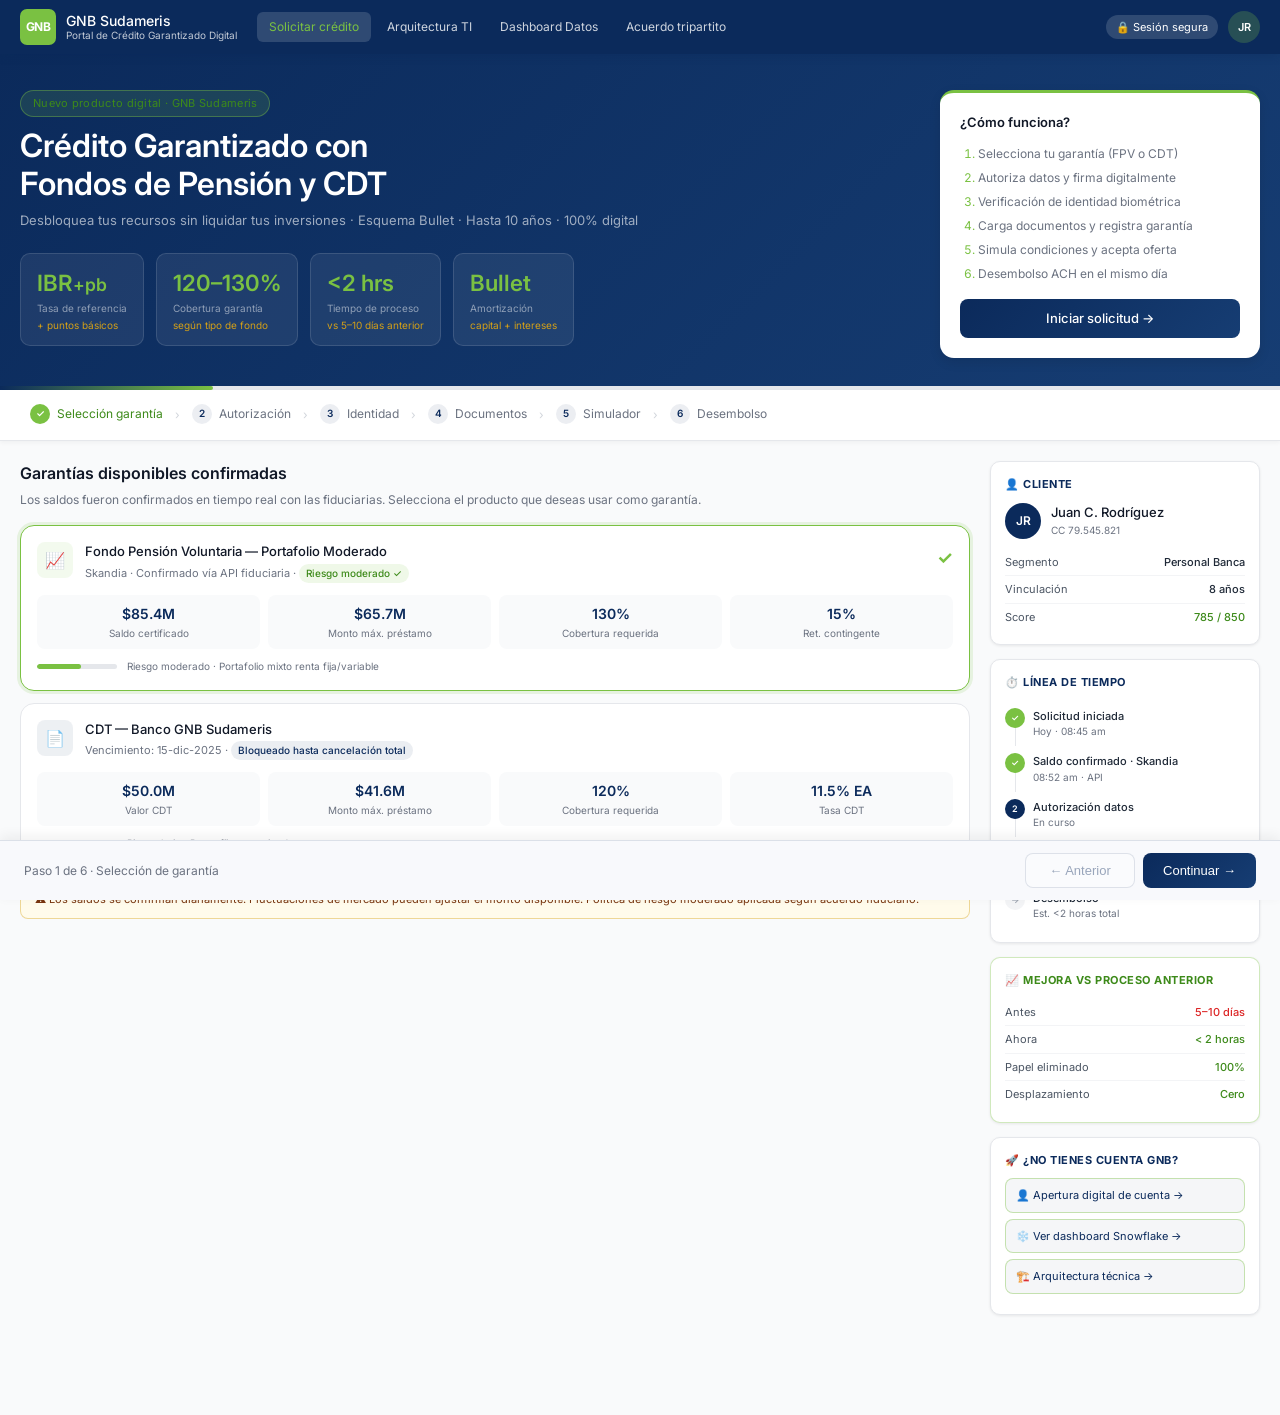
<file: index.html>
<!DOCTYPE html>
<!-- Portal de Crédito Garantizado Digital · colores institucionales GNB Sudameris -->
<!-- Co-authored with CoCo -->
<html lang="es">
<head>
<meta charset="UTF-8">
<meta name="viewport" content="width=device-width, initial-scale=1.0">
<title>GNB Sudameris · Crédito Garantizado Digital</title>
<link rel="stylesheet" href="styles.css">
<link rel="preconnect" href="https://fonts.googleapis.com">
<link href="https://fonts.googleapis.com/css2?family=Inter:wght@300;400;500;600;700&display=swap" rel="stylesheet">

<!-- ═══ GNB Sudameris · Colores Institucionales ═══ -->
<style>
  :root {
    --gnb-navy:       #0b2a5b;
    --gnb-navy-light: #163d73;
    --gnb-green:      #7AC142;
    --gnb-green-dark: #5a9e2f;
    --gnb-green-text: #3d8a1a;
    --gnb-bg:         #f8f9fc;
    --gnb-bg-grad:    #e8ecf4;
  }

  /* Header */
  .site-header { background: var(--gnb-navy); }
  .logo-mark { background: var(--gnb-green); color: white; }
  .nav-link:hover, .nav-link.active {
    color: var(--gnb-green);
    border-bottom-color: var(--gnb-green);
  }

  /* Hero */
  .product-hero { background: linear-gradient(135deg, var(--gnb-navy), var(--gnb-navy-light)); }
  .hero-tag {
    background: rgba(122,193,66,0.15);
    color: var(--gnb-green-text);
    border-color: rgba(122,193,66,0.4);
  }
  .hero-stat-val { color: var(--gnb-green); }

  /* Quick card */
  .quick-card { border-top: 3px solid var(--gnb-green); }
  .quick-steps li::marker { color: var(--gnb-green); }

  /* Buttons */
  .btn-primary {
    background: linear-gradient(135deg, var(--gnb-navy), var(--gnb-navy-light));
    color: white; border: none;
  }
  .btn-primary:hover { background: linear-gradient(135deg, var(--gnb-green-dark), var(--gnb-green)); }
  .btn-secondary { border-color: rgba(11,42,91,0.3); color: var(--gnb-navy); }

  /* Progress bar */
  .progress-bar-fill { background: linear-gradient(90deg, var(--gnb-navy), var(--gnb-green)); }

  /* Stepper */
  .step-num {
    background: rgba(11,42,91,0.08);
    color: var(--gnb-navy);
    border-color: rgba(11,42,91,0.2);
  }
  .done-num { background: var(--gnb-green); color: white; border-color: var(--gnb-green-dark); }
  .step-item.done span { color: var(--gnb-green-text); }
  .step-item.active .step-num { background: var(--gnb-navy); color: white; }

  /* Garantía cards */
  .garantia-card.selected {
    border-color: var(--gnb-green);
    box-shadow: 0 0 0 3px rgba(122,193,66,0.15);
  }
  .check-mark { color: var(--gnb-green); }
  .metric-val { color: var(--gnb-navy); }

  /* Badges */
  .badge-ok  { background: rgba(122,193,66,0.12); color: var(--gnb-green-text); border-color: rgba(122,193,66,0.4); }
  .badge-info { background: rgba(11,42,91,0.08); color: var(--gnb-navy); border-color: rgba(11,42,91,0.25); }

  /* Checkboxes */
  .check-label input[type="checkbox"] { accent-color: var(--gnb-green); }

  /* Sidebar */
  .sidebar-section-title { color: var(--gnb-navy); font-weight: 700; }
  .client-avatar { background: var(--gnb-navy); color: white; }

  /* Timeline dots */
  .tl-dot.done  { background: var(--gnb-green); color: white; }
  .tl-dot.active { background: var(--gnb-navy); color: white; }

  /* Tracking icons */
  .track-icon.done   { background: rgba(122,193,66,0.15); color: var(--gnb-green-text); }
  .track-icon.active { background: rgba(11,42,91,0.1);   color: var(--gnb-navy); }

  /* Value highlights */
  .val-green { color: var(--gnb-green-text); font-weight: 600; }

  /* Bottom nav */
  .bottom-nav { border-top: 1px solid rgba(11,42,91,0.12); background: var(--gnb-bg); }

  /* Onboarding pills */
  .onboarding-pill { border-color: rgba(122,193,66,0.4); color: var(--gnb-navy); }
  .onboarding-pill:hover { background: rgba(122,193,66,0.1); border-color: var(--gnb-green); }

  /* System chips */
  .system-chip { background: rgba(11,42,91,0.06); color: var(--gnb-navy); border-color: rgba(11,42,91,0.15); }

  /* Range sliders */
  input[type="range"] { accent-color: var(--gnb-navy); }

  /* Upload zone */
  .upload-zone { border-color: rgba(122,193,66,0.4); }
  .upload-zone:hover { background: rgba(122,193,66,0.05); border-color: var(--gnb-green); }

  /* Result card values */
  .result-val { color: var(--gnb-navy); font-weight: 700; }

  /* Doc icons */
  .doc-icon.ok { color: var(--gnb-green-text); }

  /* OTP input focus */
  .otp-input:focus { border-color: var(--gnb-navy); outline: none; box-shadow: 0 0 0 2px rgba(11,42,91,0.15); }
</style>
</head>
<body>

<!-- ═══════════════════════════ HEADER ═══════════════════════════ -->
<header class="site-header">
  <div class="header-inner">
    <div class="logo-area">
      <div class="logo-mark">GNB</div>
      <div class="logo-text">
        GNB Sudameris
        <span class="logo-sub">Portal de Crédito Garantizado Digital</span>
      </div>
    </div>
    <nav class="header-nav">
      <a href="index.html" class="nav-link active">Solicitar crédito</a>
      <a href="arquitectura.html" class="nav-link">Arquitectura TI</a>
      <a href="snowflake.html" class="nav-link">Dashboard Datos</a>
      <a href="acuerdo.html" class="nav-link">Acuerdo tripartito</a>
    </nav>
    <div class="header-right">
      <span class="header-badge">🔒 Sesión segura</span>
      <div class="header-user">JR</div>
    </div>
  </div>
</header>

<!-- ═══════════════════════════ HERO ═══════════════════════════ -->
<section class="product-hero">
  <div class="hero-inner">
    <div class="hero-content">
      <span class="hero-tag">Nuevo producto digital · GNB Sudameris</span>
      <h1 class="hero-title">Crédito Garantizado con<br>Fondos de Pensión y CDT</h1>
      <p class="hero-sub">Desbloquea tus recursos sin liquidar tus inversiones · Esquema Bullet · Hasta 10 años · 100% digital</p>
      <div class="hero-stats">
        <div class="hero-stat">
          <div class="hero-stat-val">IBR<span style="font-size:1.1rem">+pb</span></div>
          <div class="hero-stat-label">Tasa de referencia</div>
          <div class="hero-stat-sub">+ puntos básicos</div>
        </div>
        <div class="hero-stat">
          <div class="hero-stat-val">120–130%</div>
          <div class="hero-stat-label">Cobertura garantía</div>
          <div class="hero-stat-sub">según tipo de fondo</div>
        </div>
        <div class="hero-stat">
          <div class="hero-stat-val">&lt;2 hrs</div>
          <div class="hero-stat-label">Tiempo de proceso</div>
          <div class="hero-stat-sub">vs 5–10 días anterior</div>
        </div>
        <div class="hero-stat">
          <div class="hero-stat-val">Bullet</div>
          <div class="hero-stat-label">Amortización</div>
          <div class="hero-stat-sub">capital + intereses</div>
        </div>
      </div>
    </div>
    <div class="hero-aside">
      <div class="quick-card">
        <div class="quick-card-title">¿Cómo funciona?</div>
        <ol class="quick-steps">
          <li>Selecciona tu garantía (FPV o CDT)</li>
          <li>Autoriza datos y firma digitalmente</li>
          <li>Verificación de identidad biométrica</li>
          <li>Carga documentos y registra garantía</li>
          <li>Simula condiciones y acepta oferta</li>
          <li>Desembolso ACH en el mismo día</li>
        </ol>
        <a href="#stepper-section" class="btn-primary btn-block">Iniciar solicitud →</a>
      </div>
    </div>
  </div>
</section>

<!-- ═══════════════════════════ PROGRESS ═══════════════════════════ -->
<div class="progress-bar-wrap">
  <div class="progress-bar-fill" id="prog-fill" style="width:16.6%"></div>
</div>

<!-- ═══════════════════════════ STEPPER ═══════════════════════════ -->
<div class="stepper-wrap" id="stepper-section">
  <div class="stepper-inner">
    <div class="step-item done" onclick="goStep(1)">
      <div class="step-num done-num">✓</div>
      <span>Selección garantía</span>
    </div>
    <div class="step-sep">›</div>
    <div class="step-item" id="tab-2" onclick="goStep(2)">
      <div class="step-num" id="snum-2">2</div>
      <span>Autorización</span>
    </div>
    <div class="step-sep">›</div>
    <div class="step-item" id="tab-3" onclick="goStep(3)">
      <div class="step-num" id="snum-3">3</div>
      <span>Identidad</span>
    </div>
    <div class="step-sep">›</div>
    <div class="step-item" id="tab-4" onclick="goStep(4)">
      <div class="step-num" id="snum-4">4</div>
      <span>Documentos</span>
    </div>
    <div class="step-sep">›</div>
    <div class="step-item" id="tab-5" onclick="goStep(5)">
      <div class="step-num" id="snum-5">5</div>
      <span>Simulador</span>
    </div>
    <div class="step-sep">›</div>
    <div class="step-item" id="tab-6" onclick="goStep(6)">
      <div class="step-num" id="snum-6">6</div>
      <span>Desembolso</span>
    </div>
  </div>
</div>

<!-- ═══════════════════════════ MAIN LAYOUT ═══════════════════════════ -->
<main class="main-layout">
  <div class="content-area">

    <!-- ─── PANEL 1: GARANTÍAS ─── -->
    <section class="panel active" id="panel-1">
      <h2 class="panel-title">Garantías disponibles confirmadas</h2>
      <p class="panel-desc">Los saldos fueron confirmados en tiempo real con las fiduciarias. Selecciona el producto que deseas usar como garantía.</p>

      <div class="garantia-card selected" id="gcard-1" onclick="selectGarantia(1)">
        <div class="garantia-header">
          <div class="garantia-icon" style="background:rgba(122,193,66,0.09)">📈</div>
          <div class="garantia-info">
            <div class="garantia-name">Fondo Pensión Voluntaria — Portafolio Moderado</div>
            <div class="garantia-entity">Skandia · Confirmado vía API fiduciaria · <span class="badge badge-ok">Riesgo moderado ✓</span></div>
          </div>
          <div class="check-mark" id="check-1">✓</div>
        </div>
        <div class="garantia-metrics">
          <div class="metric-box"><div class="metric-val">$85.4M</div><div class="metric-lbl">Saldo certificado</div></div>
          <div class="metric-box"><div class="metric-val">$65.7M</div><div class="metric-lbl">Monto máx. préstamo</div></div>
          <div class="metric-box"><div class="metric-val">130%</div><div class="metric-lbl">Cobertura requerida</div></div>
          <div class="metric-box"><div class="metric-val">15%</div><div class="metric-lbl">Ret. contingente</div></div>
        </div>
        <div class="risk-row">
          <div class="risk-bar"><div class="risk-fill" style="width:55%;background:#7AC142"></div></div>
          <span class="risk-label">Riesgo moderado · Portafolio mixto renta fija/variable</span>
        </div>
      </div>

      <div class="garantia-card" id="gcard-2" onclick="selectGarantia(2)">
        <div class="garantia-header">
          <div class="garantia-icon" style="background:rgba(11,42,91,0.07)">📄</div>
          <div class="garantia-info">
            <div class="garantia-name">CDT — Banco GNB Sudameris</div>
            <div class="garantia-entity">Vencimiento: 15-dic-2025 · <span class="badge badge-info">Bloqueado hasta cancelación total</span></div>
          </div>
          <div class="check-mark" id="check-2" style="display:none">✓</div>
        </div>
        <div class="garantia-metrics">
          <div class="metric-box"><div class="metric-val">$50.0M</div><div class="metric-lbl">Valor CDT</div></div>
          <div class="metric-box"><div class="metric-val">$41.6M</div><div class="metric-lbl">Monto máx. préstamo</div></div>
          <div class="metric-box"><div class="metric-val">120%</div><div class="metric-lbl">Cobertura requerida</div></div>
          <div class="metric-box"><div class="metric-val">11.5% EA</div><div class="metric-lbl">Tasa CDT</div></div>
        </div>
        <div class="risk-row">
          <div class="risk-bar"><div class="risk-fill" style="width:15%;background:#0b2a5b"></div></div>
          <span class="risk-label">Riesgo bajo · Renta fija garantizada</span>
        </div>
      </div>

      <div class="alert-box warn">
        ⚠️ Los saldos se confirman diariamente. Fluctuaciones de mercado pueden ajustar el monto disponible. Política de riesgo moderado aplicada según acuerdo fiduciario.
      </div>
    </section>

    <!-- ─── PANEL 2: AUTORIZACIÓN ─── -->
    <section class="panel" id="panel-2">
      <h2 class="panel-title">Autorización y acuerdo de servicios</h2>

      <div class="consent-box">
        <div class="consent-header">
          <div class="consent-icon" style="background:rgba(11,42,91,0.08)">🔐</div>
          <div class="consent-title">Autorización de tratamiento de datos personales · Ley 1581/2012</div>
        </div>
        <p class="consent-text">Autorizo a GNB Sudameris, Skandia, y las demás fiduciarias participantes en el acuerdo de servicio tripartito, a consultar, verificar y compartir mi información financiera, de identidad y de saldos de productos de inversión, exclusivamente para efectos del otorgamiento del presente crédito garantizado.</p>
        <label class="check-label"><input type="checkbox" checked> Autorizo compartir mis datos con las fiduciarias participantes (Skandia, Protección, Porvenir según aplique)</label>
        <label class="check-label"><input type="checkbox" checked> Autorizo la consulta en centrales de riesgo (TransUnion, DataCrédito) y validación biométrica</label>
        <label class="check-label"><input type="checkbox" checked> Autorizo el bloqueo y retención contingente de mi garantía durante la vigencia del crédito</label>
        <label class="check-label"><input type="checkbox" checked> Acepto el acuerdo tripartito banco–Rentas–fiduciarias y el registro en Confecámaras a 5 años</label>
      </div>

      <div class="consent-box">
        <div class="consent-header">
          <div class="consent-icon" style="background:rgba(11,42,91,0.07)">🏛️</div>
          <div class="consent-title">Partes del acuerdo de servicios tripartito</div>
        </div>
        <div class="systems-row">
          <span class="system-chip">🏦 GNB Sudameris S.A.</span>
          <span class="system-chip">📋 Skandia Fiduciaria</span>
          <span class="system-chip">👥 Rentas Vitalicias S.A.</span>
          <span class="system-chip">🏢 Confecámaras</span>
          <span class="system-chip">❄️ Snowflake Data Hub</span>
        </div>
        <p class="consent-text">El acuerdo establece: entrega online de saldos certificados, retención contingente automática, notificación inmediata de fluctuaciones, y fuente líquida de pago con giro inmediato vía ACH en caso de mora, incumplimiento o caída de garantía por debajo del 100% de cobertura.</p>
      </div>

      <div class="consent-box" style="border-color:rgba(122,193,66,0.35)">
        <div class="consent-header">
          <div class="consent-icon" style="background:rgba(122,193,66,0.09)">✍️</div>
          <div class="consent-title" style="color:#3d8a1a">Firma electrónica — PLA15 | OTP vía SMS/Email · Decreto 2364</div>
        </div>
        <div class="otp-row">
          <input type="text" class="otp-input" placeholder="● ● ● ● ● ●" maxlength="6">
          <button class="btn-secondary" onclick="alert('OTP enviado a su celular registrado')">Reenviar OTP</button>
        </div>
        <p class="consent-text" style="margin-top:8px">Ingresa el código de 6 dígitos enviado a su número registrado. El código expira en 5 minutos.</p>
      </div>
    </section>

    <!-- ─── PANEL 3: VERIFICACIÓN ─── -->
    <section class="panel" id="panel-3">
      <h2 class="panel-title">Verificación de identidad multifactor</h2>

      <div class="verify-list">
        <div class="verify-item">
          <div class="verify-icon" style="background:rgba(122,193,66,0.09)">✅</div>
          <div class="verify-info">
            <div class="verify-name">Cédula de ciudadanía — validación RNEC</div>
            <div class="verify-detail">Documento verificado · Registraduría Nacional · sin novedades</div>
          </div>
          <span class="badge badge-ok">Validado</span>
        </div>
        <div class="verify-item">
          <div class="verify-icon" style="background:rgba(122,193,66,0.09)">👆</div>
          <div class="verify-info">
            <div class="verify-name">Dactiloscopía — huella biométrica</div>
            <div class="verify-detail">Score biométrico: 98.4% · AFIS Colombia · Tiempo real</div>
          </div>
          <span class="badge badge-ok">Validado</span>
        </div>
        <div class="verify-item">
          <div class="verify-icon" style="background:rgba(122,193,66,0.09)">📊</div>
          <div class="verify-info">
            <div class="verify-name">Centrales de riesgo — TransUnion / DataCrédito</div>
            <div class="verify-detail">Score crediticio: 785 · Sin obligaciones en mora · Cupo disponible</div>
          </div>
          <span class="badge badge-ok">Aprobado</span>
        </div>
        <div class="verify-item">
          <div class="verify-icon" style="background:rgba(212,160,23,0.12)">🎥</div>
          <div class="verify-info">
            <div class="verify-name">Video verificación de identidad (liveness check)</div>
            <div class="verify-detail">Anti-deepfake · Captura documento + selfie en vivo · GNB Digital Onboarding</div>
          </div>
          <span class="badge badge-warn">En proceso</span>
        </div>
        <div class="verify-item">
          <div class="verify-icon" style="background:#f5f5f5">🎙️</div>
          <div class="verify-info">
            <div class="verify-name">Confirmación de condiciones — grabación digital</div>
            <div class="verify-detail">El asesor confirma: tasa, plazo, monto y condiciones · Reemplaza formato físico</div>
          </div>
          <span class="badge badge-pending">Pendiente</span>
        </div>
        <div class="verify-item">
          <div class="verify-icon" style="background:#f5f5f5">📒</div>
          <div class="verify-info">
            <div class="verify-name">Validación de referencias personales</div>
            <div class="verify-detail">2 referencias contactadas vía SMS/llamada automatizada</div>
          </div>
          <span class="badge badge-pending">Pendiente</span>
        </div>
      </div>

      <div class="integrations-box">
        <div class="integrations-title">Integrado con:</div>
        <div class="systems-row">
          <span class="system-chip">📱 GNB Onboarding Digital</span>
          <span class="system-chip">🏛️ RNEC</span>
          <span class="system-chip">📈 TransUnion API</span>
          <span class="system-chip">❄️ Snowflake · Capa analítica</span>
        </div>
      </div>
    </section>

    <!-- ─── PANEL 4: DOCUMENTOS ─── -->
    <section class="panel" id="panel-4">
      <h2 class="panel-title">Gestión documental y registro de garantías</h2>
      <div class="two-col">
        <div>
          <h3 class="sub-title">Documentos cargados</h3>
          <div class="doc-item"><span class="doc-icon ok">✅</span><span class="doc-name">Cédula de ciudadanía · ambas caras</span><span class="badge badge-ok">OK</span></div>
          <div class="doc-item"><span class="doc-icon ok">✅</span><span class="doc-name">Soportes de ingresos · últimos 3 meses</span><span class="badge badge-ok">OK</span></div>
          <div class="doc-item"><span class="doc-icon ok">✅</span><span class="doc-name">Contrato de trabajo / resolución pensión</span><span class="badge badge-ok">OK</span></div>
          <div class="doc-item"><span class="doc-icon warn">⏳</span><span class="doc-name">Certificación saldo fondo (fiduciaria)</span><span class="badge badge-warn">Auto</span></div>
          <div class="doc-item"><span class="doc-icon warn">⏳</span><span class="doc-name">Formato PLA15 · diligenciado</span><span class="badge badge-warn">Pendiente firma</span></div>
          <div class="upload-zone" onclick="alert('Seleccionar archivo')">
            <div class="upload-icon">☁️</div>
            <div class="upload-label">Arrastra o selecciona documentos adicionales</div>
            <div class="upload-sub">PDF, JPG, PNG · máx. 10MB por archivo</div>
          </div>
        </div>
        <div>
          <h3 class="sub-title">Estado de garantías</h3>
          <div class="status-card" style="border-color:rgba(122,193,66,0.4)">
            <div class="status-card-title" style="color:#3d8a1a">🔒 Bloqueo en fiduciaria</div>
            <div class="status-row"><span>Estado</span><span class="val-green">Bloqueado ✓</span></div>
            <div class="status-row"><span>Monto bloqueado</span><span>$85.4M</span></div>
            <div class="status-row"><span>Certificado</span><span class="val-green">#F-2024-8821</span></div>
            <div class="status-row"><span>Vigencia</span><span>5 años</span></div>
          </div>
          <div class="status-card" style="border-color:rgba(11,42,91,0.35);margin-top:10px">
            <div class="status-card-title" style="color:#0b2a5b">🏢 Confecámaras — Registro</div>
            <div class="status-row"><span>Estado</span><span class="val-warn">En registro</span></div>
            <div class="status-row"><span>Tipo</span><span>Mobiliaria · Ley 1676</span></div>
            <div class="status-row"><span>Folio</span><span>#GM-24-00145</span></div>
            <div class="status-row"><span>Vigencia</span><span class="val-green">5 años (optimizado)</span></div>
          </div>
          <div class="alert-box" style="background:rgba(212,160,23,0.08);border-color:rgba(212,160,23,0.4);margin-top:10px">
            💡 Garantía a 5 años en Confecámaras. Ahorro estimado en costos notariales por prórrogas: <strong>$320.000 COP</strong>
          </div>
        </div>
      </div>
    </section>

    <!-- ─── PANEL 5: SIMULADOR ─── -->
    <section class="panel" id="panel-5">
      <h2 class="panel-title">Simulador de condiciones — Crédito garantizado</h2>
      <div class="two-col">
        <div>
          <div class="sim-monto-display">
            <div class="sim-label">Monto del crédito</div>
            <div class="sim-val" id="sim-monto">$58,000,000 COP</div>
          </div>
          <div class="slider-group">
            <div class="slider-row">
              <label>Monto (millones COP)</label>
              <input type="range" min="10" max="65" value="58" oninput="updateSim()" id="sl-monto">
              <span id="out-monto">$58M</span>
            </div>
            <div class="slider-row">
              <label>Plazo (meses)</label>
              <input type="range" min="12" max="120" value="12" step="12" oninput="updateSim()" id="sl-plazo">
              <span id="out-plazo">12 meses</span>
            </div>
            <div class="slider-row">
              <label>IBR + puntos básicos</label>
              <input type="range" min="50" max="400" value="180" oninput="updateSim()" id="sl-ibr">
              <span id="out-ibr">+180 pb</span>
            </div>
          </div>
          <div class="field-group">
            <label class="field-label">Tipo de tasa</label>
            <select class="field-select" onchange="updateSim()">
              <option>IBR + puntos básicos (recomendado)</option>
              <option>Tasa cartelera fija</option>
              <option>Amortización francesa mensual</option>
            </select>
          </div>
          <div class="alert-box" style="background:rgba(122,193,66,0.07);border-color:rgba(122,193,66,0.35);margin-top:14px">
            📊 <strong>Ventaja vs rescate del fondo:</strong> Mantener inversión genera ~8.5% anual estimado vs costo de deuda. El cliente preserva su capital y sus rendimientos futuros.
          </div>
        </div>
        <div>
          <div class="result-card">
            <h3 class="sub-title">Resumen del crédito</h3>
            <div class="result-row"><span>Tasa total E.A.</span><span class="result-val" id="r-tasa">13.30%</span></div>
            <div class="result-row"><span>Intereses anuales (bullet)</span><span class="result-val" id="r-int">$7,714,000</span></div>
            <div class="result-row"><span>Capital (vencimiento)</span><span class="result-val" id="r-cap">$58,000,000</span></div>
            <div class="result-row"><span>Cobertura actual</span><span class="result-val val-green" id="r-cob">147.2%</span></div>
            <div class="result-row"><span>Plazo máximo</span><span class="result-val">10 años prorrogable</span></div>
            <div class="result-row"><span>Desembolso vía</span><span class="result-val">ACH mismo día</span></div>
            <div class="result-row"><span>Registro Confecámaras</span><span class="result-val val-green">5 años ✓</span></div>
          </div>
          <div class="risk-policy-box">
            <div class="sub-title" style="margin-bottom:8px">Política de riesgo aplicada</div>
            <span class="badge badge-ok">Portafolio moderado ✓</span>
            <span class="badge badge-info">Cobertura 130%</span>
            <span class="badge badge-info">Retención 15%</span>
            <span class="badge badge-warn">Alerta si cae &lt;110%</span>
          </div>
        </div>
      </div>
    </section>

    <!-- ─── PANEL 6: DESEMBOLSO ─── -->
    <section class="panel" id="panel-6">
      <h2 class="panel-title">Desembolso — Aprobación y giro</h2>
      <div class="two-col">
        <div>
          <h3 class="sub-title">Tracking del proceso</h3>
          <div class="track-list">
            <div class="track-item done">
              <div class="track-icon done">✓</div>
              <div class="track-info">
                <div class="track-name">Garantía bloqueada — fiduciaria</div>
                <div class="track-detail">Certificado #F-2024-8821 · 09:14 am</div>
              </div>
              <span class="badge badge-ok">Listo</span>
            </div>
            <div class="track-item done">
              <div class="track-icon done">✓</div>
              <div class="track-info">
                <div class="track-name">Garantía registrada — Confecámaras</div>
                <div class="track-detail">Folio #GM-24-00145 · 5 años</div>
              </div>
              <span class="badge badge-ok">Listo</span>
            </div>
            <div class="track-item done">
              <div class="track-icon done">✓</div>
              <div class="track-info">
                <div class="track-name">Pagaré contabilizado en sistema</div>
                <div class="track-detail">CORE bancario GNB · Límites creados</div>
              </div>
              <span class="badge badge-ok">Listo</span>
            </div>
            <div class="track-item active">
              <div class="track-icon active">⏳</div>
              <div class="track-info">
                <div class="track-name">Aprobación área de crédito</div>
                <div class="track-detail">Validación final automatizada · &lt;15 minutos</div>
              </div>
              <span class="badge badge-warn">En curso</span>
            </div>
            <div class="track-item pending">
              <div class="track-icon pending">→</div>
              <div class="track-info">
                <div class="track-name">Desembolso vía ACH / GNB</div>
                <div class="track-detail">Giro inmediato a cuenta verificada · Anti-fraude validado</div>
              </div>
              <span class="badge badge-pending">Pendiente</span>
            </div>
          </div>
        </div>
        <div>
          <div class="status-card" style="border-color:rgba(122,193,66,0.4)">
            <div class="status-card-title" style="color:#3d8a1a">💳 Cuenta de desembolso</div>
            <div class="status-row"><span>Banco</span><span>GNB Sudameris</span></div>
            <div class="status-row"><span>Cuenta</span><span>**** 4821</span></div>
            <div class="status-row"><span>Tipo</span><span>Cuenta corriente</span></div>
            <div class="status-row"><span>Titular</span><span>Juan C. Rodríguez</span></div>
            <div class="status-row"><span>Monto a girar</span><span class="val-green" style="font-weight:600">$58,700,000</span></div>
            <div class="status-row"><span>Canal</span><span class="val-green">ACH mismo día</span></div>
          </div>
          <div class="alert-box warn" style="margin-top:10px">
            🛡️ <strong>Anti-fraude:</strong> Desembolso solo a cuentas verificadas del titular. Montos &gt;$50M requieren token adicional. BREV disponible para clientes con historial GNB &gt;12 meses.
          </div>
          <div class="alerts-box" style="margin-top:10px">
            <div class="sub-title" style="margin-bottom:8px">Alertas de monitoreo activas</div>
            <span class="badge badge-warn">⚠️ Cobertura &lt;110%</span>
            <span class="badge badge-err">🚨 Cobertura &lt;100%</span>
            <span class="badge badge-info">❄️ Revisión diaria Snowflake</span>
            <span class="badge badge-warn">⏱️ Mora D+1</span>
          </div>
        </div>
      </div>
    </section>

  </div><!-- /content-area -->

  <!-- ═══════════════════════════ SIDEBAR ═══════════════════════════ -->
  <aside class="sidebar">

    <div class="sidebar-card">
      <div class="sidebar-section-title">👤 Cliente</div>
      <div class="client-header">
        <div class="client-avatar">JR</div>
        <div>
          <div class="client-name">Juan C. Rodríguez</div>
          <div class="client-id">CC 79.545.821</div>
        </div>
      </div>
      <div class="status-row"><span>Segmento</span><span>Personal Banca</span></div>
      <div class="status-row"><span>Vinculación</span><span>8 años</span></div>
      <div class="status-row"><span>Score</span><span class="val-green">785 / 850</span></div>
    </div>

    <div class="sidebar-card">
      <div class="sidebar-section-title">⏱️ Línea de tiempo</div>
      <div class="timeline">
        <div class="tl-item done"><div class="tl-dot done">✓</div><div><div class="tl-title">Solicitud iniciada</div><div class="tl-time">Hoy · 08:45 am</div></div></div>
        <div class="tl-item done"><div class="tl-dot done">✓</div><div><div class="tl-title">Saldo confirmado · Skandia</div><div class="tl-time">08:52 am · API</div></div></div>
        <div class="tl-item active"><div class="tl-dot active">2</div><div><div class="tl-title">Autorización datos</div><div class="tl-time">En curso</div></div></div>
        <div class="tl-item pending"><div class="tl-dot pending">3</div><div><div class="tl-title">Biometría y docs</div><div class="tl-time">Est. 15 min</div></div></div>
        <div class="tl-item pending"><div class="tl-dot pending">→</div><div><div class="tl-title">Desembolso</div><div class="tl-time">Est. &lt;2 horas total</div></div></div>
      </div>
    </div>

    <div class="sidebar-card" style="border-color:rgba(122,193,66,0.35)">
      <div class="sidebar-section-title" style="color:#3d8a1a">📈 Mejora vs proceso anterior</div>
      <div class="status-row"><span>Antes</span><span class="val-red">5–10 días</span></div>
      <div class="status-row"><span>Ahora</span><span class="val-green">&lt; 2 horas</span></div>
      <div class="status-row"><span>Papel eliminado</span><span class="val-green">100%</span></div>
      <div class="status-row"><span>Desplazamiento</span><span class="val-green">Cero</span></div>
    </div>

    <div class="sidebar-card">
      <div class="sidebar-section-title">🚀 ¿No tienes cuenta GNB?</div>
      <a href="#" class="onboarding-pill">👤 Apertura digital de cuenta →</a>
      <a href="snowflake.html" class="onboarding-pill">❄️ Ver dashboard Snowflake →</a>
      <a href="arquitectura.html" class="onboarding-pill">🏗️ Arquitectura técnica →</a>
    </div>

  </aside>
</main>

<!-- ═══════════════════════════ BOTTOM NAV ═══════════════════════════ -->
<div class="bottom-nav">
  <div class="nav-info" id="step-info">Paso 1 de 6 · Selección de garantía</div>
  <div class="nav-buttons">
    <button class="btn-secondary" id="btn-prev" onclick="prevStep()" style="opacity:0.4">← Anterior</button>
    <button class="btn-primary" id="btn-next" onclick="nextStep()">Continuar →</button>
  </div>
</div>

<script src="app.js"></script>
</body>
</html>
</file>
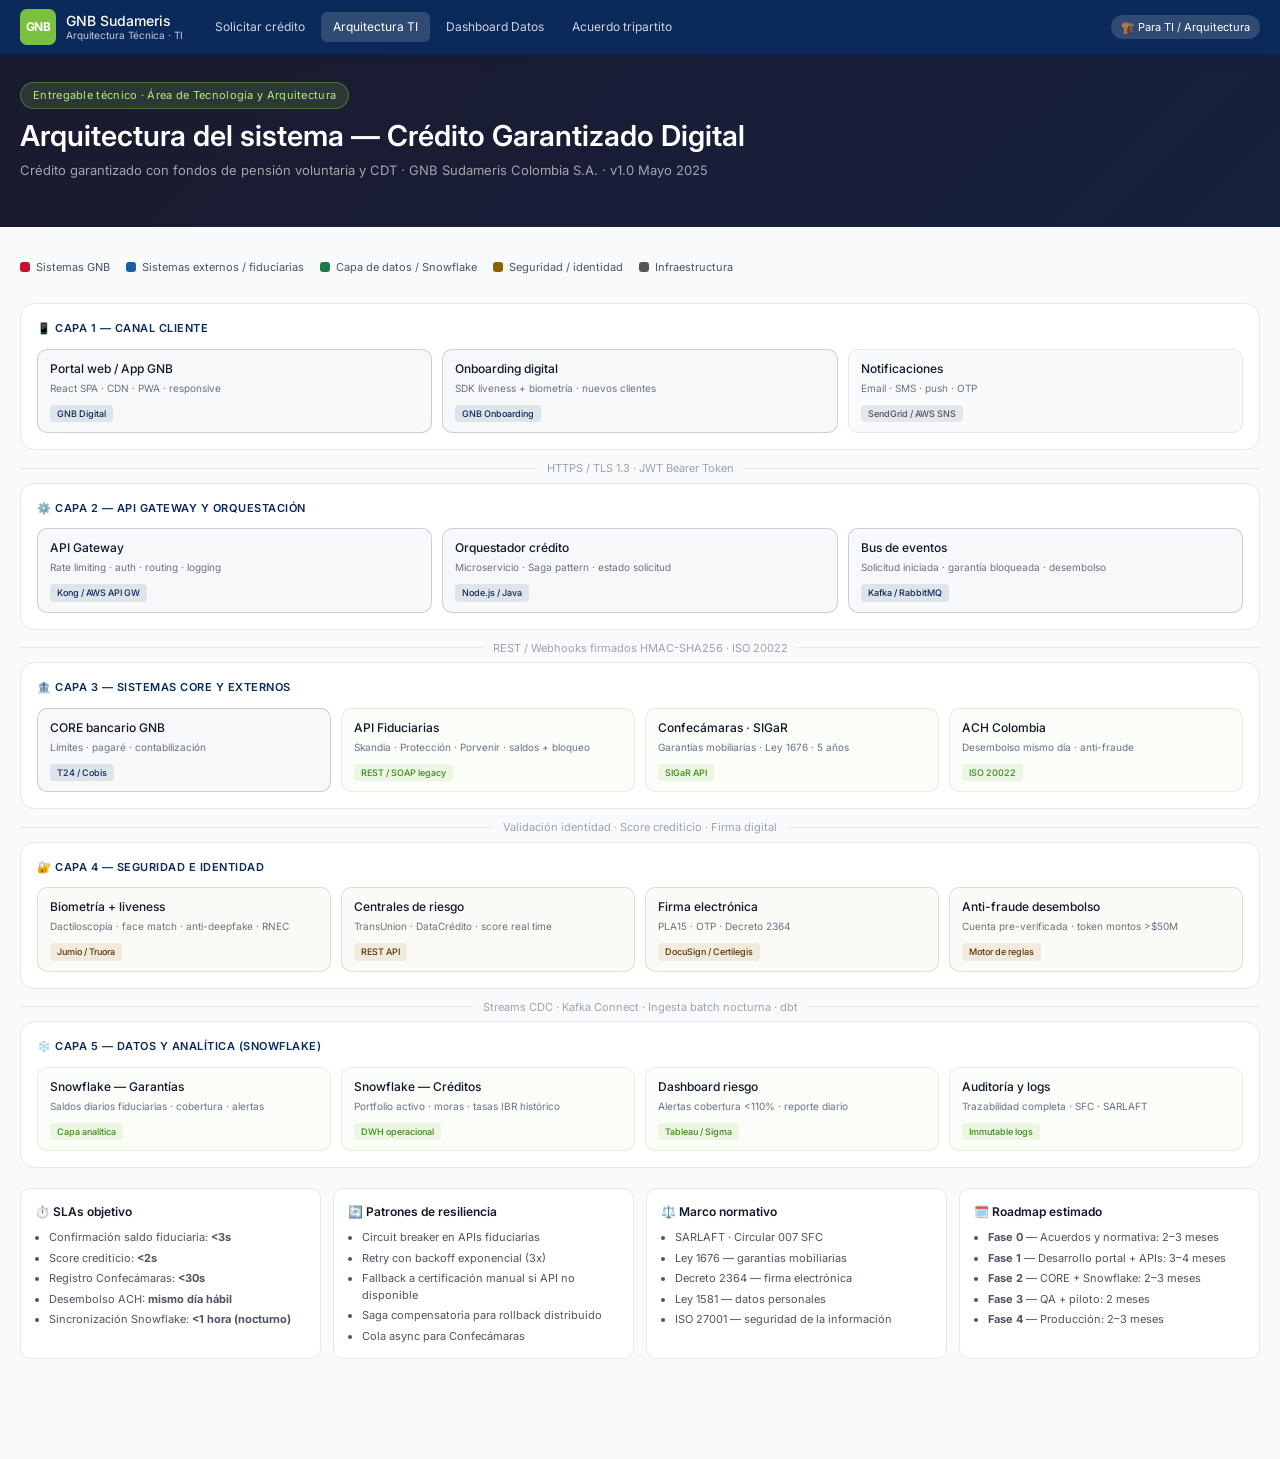
<file: arquitectura.html>
<!DOCTYPE html>
<html lang="es">
<head>
<meta charset="UTF-8">
<meta name="viewport" content="width=device-width, initial-scale=1.0">
<title>GNB · Arquitectura Técnica</title>
<link rel="stylesheet" href="styles.css">
<link href="https://fonts.googleapis.com/css2?family=Inter:wght@300;400;500;600;700&display=swap" rel="stylesheet">
</head>
<body>
<header class="site-header">
  <div class="header-inner">
    <div class="logo-area">
      <div class="logo-mark">GNB</div>
      <div class="logo-text">GNB Sudameris<span class="logo-sub">Arquitectura Técnica · TI</span></div>
    </div>
    <nav class="header-nav">
      <a href="index.html" class="nav-link">Solicitar crédito</a>
      <a href="arquitectura.html" class="nav-link active">Arquitectura TI</a>
      <a href="snowflake.html" class="nav-link">Dashboard Datos</a>
      <a href="acuerdo.html" class="nav-link">Acuerdo tripartito</a>
    </nav>
    <div class="header-right"><span class="header-badge">🏗️ Para TI / Arquitectura</span></div>
  </div>
</header>

<div class="page-hero" style="background:linear-gradient(135deg,#1a1a2e,#16213e)">
  <div class="page-hero-inner">
    <span class="hero-tag">Entregable técnico · Área de Tecnología y Arquitectura</span>
    <h1 class="hero-title" style="font-size:1.8rem">Arquitectura del sistema — Crédito Garantizado Digital</h1>
    <p class="hero-sub">Crédito garantizado con fondos de pensión voluntaria y CDT · GNB Sudameris Colombia S.A. · v1.0 Mayo 2025</p>
  </div>
</div>

<main class="arch-main">

  <div class="arch-legend">
    <div class="leg-item"><div class="leg-dot" style="background:#C8102E"></div> Sistemas GNB</div>
    <div class="leg-item"><div class="leg-dot" style="background:#185FA5"></div> Sistemas externos / fiduciarias</div>
    <div class="leg-item"><div class="leg-dot" style="background:#1a7a4a"></div> Capa de datos / Snowflake</div>
    <div class="leg-item"><div class="leg-dot" style="background:#8a6200"></div> Seguridad / identidad</div>
    <div class="leg-item"><div class="leg-dot" style="background:#555"></div> Infraestructura</div>
  </div>

  <!-- CAPA 1 -->
  <div class="arch-layer">
    <div class="arch-layer-label">📱 Capa 1 — Canal cliente</div>
    <div class="arch-boxes">
      <div class="arch-box gnb">
        <div class="arch-box-name">Portal web / App GNB</div>
        <div class="arch-box-detail">React SPA · CDN · PWA · responsive</div>
        <span class="arch-tag gnb-tag">GNB Digital</span>
      </div>
      <div class="arch-box gnb">
        <div class="arch-box-name">Onboarding digital</div>
        <div class="arch-box-detail">SDK liveness + biometría · nuevos clientes</div>
        <span class="arch-tag gnb-tag">GNB Onboarding</span>
      </div>
      <div class="arch-box infra">
        <div class="arch-box-name">Notificaciones</div>
        <div class="arch-box-detail">Email · SMS · push · OTP</div>
        <span class="arch-tag infra-tag">SendGrid / AWS SNS</span>
      </div>
    </div>
  </div>

  <div class="arch-flow-arrow">HTTPS / TLS 1.3 · JWT Bearer Token</div>

  <!-- CAPA 2 -->
  <div class="arch-layer">
    <div class="arch-layer-label">⚙️ Capa 2 — API Gateway y orquestación</div>
    <div class="arch-boxes">
      <div class="arch-box gnb">
        <div class="arch-box-name">API Gateway</div>
        <div class="arch-box-detail">Rate limiting · auth · routing · logging</div>
        <span class="arch-tag gnb-tag">Kong / AWS API GW</span>
      </div>
      <div class="arch-box gnb">
        <div class="arch-box-name">Orquestador crédito</div>
        <div class="arch-box-detail">Microservicio · Saga pattern · estado solicitud</div>
        <span class="arch-tag gnb-tag">Node.js / Java</span>
      </div>
      <div class="arch-box gnb">
        <div class="arch-box-name">Bus de eventos</div>
        <div class="arch-box-detail">Solicitud iniciada · garantía bloqueada · desembolso</div>
        <span class="arch-tag gnb-tag">Kafka / RabbitMQ</span>
      </div>
    </div>
  </div>

  <div class="arch-flow-arrow">REST / Webhooks firmados HMAC-SHA256 · ISO 20022</div>

  <!-- CAPA 3 -->
  <div class="arch-layer">
    <div class="arch-layer-label">🏦 Capa 3 — Sistemas core y externos</div>
    <div class="arch-boxes">
      <div class="arch-box gnb">
        <div class="arch-box-name">CORE bancario GNB</div>
        <div class="arch-box-detail">Límites · pagaré · contabilización</div>
        <span class="arch-tag gnb-tag">T24 / Cobis</span>
      </div>
      <div class="arch-box ext">
        <div class="arch-box-name">API Fiduciarias</div>
        <div class="arch-box-detail">Skandia · Protección · Porvenir · saldos + bloqueo</div>
        <span class="arch-tag ext-tag">REST / SOAP legacy</span>
      </div>
      <div class="arch-box ext">
        <div class="arch-box-name">Confecámaras · SIGaR</div>
        <div class="arch-box-detail">Garantías mobiliarias · Ley 1676 · 5 años</div>
        <span class="arch-tag ext-tag">SIGaR API</span>
      </div>
      <div class="arch-box ext">
        <div class="arch-box-name">ACH Colombia</div>
        <div class="arch-box-detail">Desembolso mismo día · anti-fraude</div>
        <span class="arch-tag ext-tag">ISO 20022</span>
      </div>
    </div>
  </div>

  <div class="arch-flow-arrow">Validación identidad · Score crediticio · Firma digital</div>

  <!-- CAPA 4 -->
  <div class="arch-layer">
    <div class="arch-layer-label">🔐 Capa 4 — Seguridad e identidad</div>
    <div class="arch-boxes">
      <div class="arch-box sec">
        <div class="arch-box-name">Biometría + liveness</div>
        <div class="arch-box-detail">Dactiloscopía · face match · anti-deepfake · RNEC</div>
        <span class="arch-tag sec-tag">Jumio / Truora</span>
      </div>
      <div class="arch-box sec">
        <div class="arch-box-name">Centrales de riesgo</div>
        <div class="arch-box-detail">TransUnion · DataCrédito · score real time</div>
        <span class="arch-tag sec-tag">REST API</span>
      </div>
      <div class="arch-box sec">
        <div class="arch-box-name">Firma electrónica</div>
        <div class="arch-box-detail">PLA15 · OTP · Decreto 2364</div>
        <span class="arch-tag sec-tag">DocuSign / Certilegis</span>
      </div>
      <div class="arch-box sec">
        <div class="arch-box-name">Anti-fraude desembolso</div>
        <div class="arch-box-detail">Cuenta pre-verificada · token montos &gt;$50M</div>
        <span class="arch-tag sec-tag">Motor de reglas</span>
      </div>
    </div>
  </div>

  <div class="arch-flow-arrow">Streams CDC · Kafka Connect · Ingesta batch nocturna · dbt</div>

  <!-- CAPA 5 -->
  <div class="arch-layer">
    <div class="arch-layer-label">❄️ Capa 5 — Datos y analítica (Snowflake)</div>
    <div class="arch-boxes">
      <div class="arch-box data">
        <div class="arch-box-name">Snowflake — Garantías</div>
        <div class="arch-box-detail">Saldos diarios fiduciarias · cobertura · alertas</div>
        <span class="arch-tag data-tag">Capa analítica</span>
      </div>
      <div class="arch-box data">
        <div class="arch-box-name">Snowflake — Créditos</div>
        <div class="arch-box-detail">Portfolio activo · moras · tasas IBR histórico</div>
        <span class="arch-tag data-tag">DWH operacional</span>
      </div>
      <div class="arch-box data">
        <div class="arch-box-name">Dashboard riesgo</div>
        <div class="arch-box-detail">Alertas cobertura &lt;110% · reporte diario</div>
        <span class="arch-tag data-tag">Tableau / Sigma</span>
      </div>
      <div class="arch-box data">
        <div class="arch-box-name">Auditoría y logs</div>
        <div class="arch-box-detail">Trazabilidad completa · SFC · SARLAFT</div>
        <span class="arch-tag data-tag">Immutable logs</span>
      </div>
    </div>
  </div>

  <!-- SLAs + NORMATIVA -->
  <div class="arch-notes">
    <div class="arch-note-card">
      <div class="arch-note-title">⏱️ SLAs objetivo</div>
      <ul class="arch-note-list">
        <li>Confirmación saldo fiduciaria: <strong>&lt;3s</strong></li>
        <li>Score crediticio: <strong>&lt;2s</strong></li>
        <li>Registro Confecámaras: <strong>&lt;30s</strong></li>
        <li>Desembolso ACH: <strong>mismo día hábil</strong></li>
        <li>Sincronización Snowflake: <strong>&lt;1 hora (nocturno)</strong></li>
      </ul>
    </div>
    <div class="arch-note-card">
      <div class="arch-note-title">🔄 Patrones de resiliencia</div>
      <ul class="arch-note-list">
        <li>Circuit breaker en APIs fiduciarias</li>
        <li>Retry con backoff exponencial (3x)</li>
        <li>Fallback a certificación manual si API no disponible</li>
        <li>Saga compensatoria para rollback distribuido</li>
        <li>Cola async para Confecámaras</li>
      </ul>
    </div>
    <div class="arch-note-card">
      <div class="arch-note-title">⚖️ Marco normativo</div>
      <ul class="arch-note-list">
        <li>SARLAFT · Circular 007 SFC</li>
        <li>Ley 1676 — garantías mobiliarias</li>
        <li>Decreto 2364 — firma electrónica</li>
        <li>Ley 1581 — datos personales</li>
        <li>ISO 27001 — seguridad de la información</li>
      </ul>
    </div>
    <div class="arch-note-card">
      <div class="arch-note-title">🗓️ Roadmap estimado</div>
      <ul class="arch-note-list">
        <li><strong>Fase 0</strong> — Acuerdos y normativa: 2–3 meses</li>
        <li><strong>Fase 1</strong> — Desarrollo portal + APIs: 3–4 meses</li>
        <li><strong>Fase 2</strong> — CORE + Snowflake: 2–3 meses</li>
        <li><strong>Fase 3</strong> — QA + piloto: 2 meses</li>
        <li><strong>Fase 4</strong> — Producción: 2–3 meses</li>
      </ul>
    </div>
  </div>

</main>
<script src="app.js"></script>
</body>
</html>
</file>
<file: styles.css>
/* ═══════════════════════════════════════════════════════════
   GNB SUDAMERIS · CRÉDITO GARANTIZADO DIGITAL
   styles.css · v2.0 · Colores Institucionales GNB
   Navy #0b2a5b · Green #7AC142
   ═══════════════════════════════════════════════════════════ */
:root {
  /* ── Paleta Institucional GNB ── */
  --gnb-navy:       #0b2a5b;
  --gnb-navy-light: #163d73;
  --gnb-navy-dark:  #071d42;
  --gnb-green:      #7AC142;
  --gnb-green-dark: #5a9e2f;
  --gnb-green-text: #3d8a1a;
  --gnb-gold:       #D4A017;
  /* ── Neutrales ── */
  --white:    #ffffff;
  --gray-50:  #f9fafb;
  --gray-100: #f3f4f6;
  --gray-200: #e5e7eb;
  --gray-300: #d1d5db;
  --gray-400: #9ca3af;
  --gray-500: #6b7280;
  --gray-600: #4b5563;
  --gray-700: #374151;
  --gray-800: #1f2937;
  --gray-900: #111827;
  /* ── Sombras / Radios ── */
  --shadow-sm: 0 1px 3px rgba(0,0,0,0.08);
  --shadow-md: 0 4px 12px rgba(0,0,0,0.1);
  --radius:    10px;
  --radius-sm: 6px;
  --radius-lg: 14px;
}
*, *::before, *::after { box-sizing: border-box; margin: 0; padding: 0; }
html { scroll-behavior: smooth; }
body {
  font-family: 'Inter', -apple-system, BlinkMacSystemFont, sans-serif;
  font-size: 14px; line-height: 1.5;
  color: var(--gray-700); background: var(--gray-50);
  min-height: 100vh; padding-bottom: 80px;
}

/* ─── HEADER ─── */
.site-header {
  background: var(--gnb-navy);
  position: sticky; top: 0; z-index: 100;
  box-shadow: 0 2px 8px rgba(11,42,91,0.3);
}
.header-inner {
  max-width: 1300px; margin: 0 auto;
  padding: 0 20px; display: flex; align-items: center; gap: 20px; height: 54px;
}
.logo-area { display: flex; align-items: center; gap: 10px; flex-shrink: 0; }
.logo-mark {
  width: 36px; height: 36px; border-radius: 7px;
  background: var(--gnb-green);
  display: flex; align-items: center; justify-content: center;
  font-weight: 700; font-size: 12px; color: white; letter-spacing: -0.5px;
}
.logo-text { color: white; font-size: 14px; font-weight: 500; line-height: 1.2; }
.logo-sub  { font-size: 10px; opacity: 0.75; display: block; font-weight: 400; }
.header-nav { display: flex; gap: 4px; flex: 1; }
.nav-link {
  color: rgba(255,255,255,0.8); text-decoration: none;
  padding: 6px 12px; border-radius: 6px; font-size: 12px; transition: all 0.15s;
}
.nav-link:hover, .nav-link.active { background: rgba(255,255,255,0.15); color: white; }
.header-right { display: flex; align-items: center; gap: 10px; flex-shrink: 0; }
.header-badge { background: rgba(255,255,255,0.15); color: white; font-size: 11px; padding: 4px 10px; border-radius: 20px; }
.header-user {
  width: 32px; height: 32px; border-radius: 50%;
  background: rgba(122,193,66,0.25);
  display: flex; align-items: center; justify-content: center;
  color: white; font-size: 11px; font-weight: 600;
}
.live-dot-wrap { display: flex; align-items: center; gap: 5px; color: white; font-size: 11px; }
.live-dot { width: 7px; height: 7px; border-radius: 50%; background: #4ade80; animation: blink 1.4s ease-in-out infinite; }
@keyframes blink { 0%,100%{opacity:1} 50%{opacity:0.3} }

/* ─── HERO ─── */
.product-hero {
  background: linear-gradient(135deg, #0b2a5b 0%, #163d73 50%, #1e4d8c 100%);
  padding: 36px 20px 28px;
}
.hero-inner {
  max-width: 1300px; margin: 0 auto;
  display: grid; grid-template-columns: 1fr 320px; gap: 32px; align-items: start;
}
.hero-tag {
  display: inline-block;
  background: rgba(122,193,66,0.18); border: 1px solid rgba(122,193,66,0.4);
  color: #b8e68a;
  font-size: 11px; padding: 4px 12px; border-radius: 20px;
  margin-bottom: 10px; letter-spacing: 0.3px;
}
.hero-title { color: white; font-size: 2rem; font-weight: 600; line-height: 1.2; margin-bottom: 8px; }
.hero-sub   { color: rgba(255,255,255,0.6); font-size: 13px; margin-bottom: 22px; }
.hero-stats { display: flex; gap: 12px; flex-wrap: wrap; }
.hero-stat  {
  background: rgba(255,255,255,0.07); border: 1px solid rgba(255,255,255,0.12);
  border-radius: 10px; padding: 12px 16px; min-width: 110px;
}
.hero-stat-val   { color: white; font-size: 1.4rem; font-weight: 600; }
.hero-stat-label { color: rgba(255,255,255,0.5); font-size: 10px; margin-top: 2px; }
.hero-stat-sub   { color: var(--gnb-gold); font-size: 10px; margin-top: 2px; }
.quick-card       { background: white; border-radius: var(--radius-lg); padding: 20px; box-shadow: var(--shadow-md); border-top: 3px solid var(--gnb-green); }
.quick-card-title { font-size: 13px; font-weight: 600; color: var(--gray-900); margin-bottom: 12px; }
.quick-steps {
  padding-left: 18px; margin-bottom: 16px;
  display: flex; flex-direction: column; gap: 6px;
}
.quick-steps li           { font-size: 12px; color: var(--gray-500); }
.quick-steps li::marker   { color: var(--gnb-navy); }
.btn-block { display: block; width: 100%; text-align: center; }

/* ─── PROGRESS BAR ─── */
.progress-bar-wrap { height: 4px; background: var(--gray-200); }
.progress-bar-fill {
  height: 100%;
  background: linear-gradient(90deg, var(--gnb-navy), var(--gnb-green));
  transition: width 0.4s ease; border-radius: 0 2px 2px 0;
}

/* ─── STEPPER ─── */
.stepper-wrap {
  background: white; border-bottom: 1px solid var(--gray-200);
  position: sticky; top: 54px; z-index: 90;
  box-shadow: 0 2px 4px rgba(0,0,0,0.04);
}
.stepper-inner {
  max-width: 1300px; margin: 0 auto; padding: 0 20px;
  display: flex; align-items: center; overflow-x: auto;
}
.step-item {
  display: flex; align-items: center; gap: 7px;
  padding: 14px 10px; cursor: pointer;
  border-bottom: 2px solid transparent;
  white-space: nowrap; font-size: 12px; color: var(--gray-500);
  transition: all 0.2s; flex-shrink: 0; user-select: none;
}
.step-item:hover { color: var(--gray-700); }
.step-item.active { border-bottom-color: var(--gnb-navy); color: var(--gnb-navy); font-weight: 500; }
.step-item.done   { color: var(--gnb-green-text); }
.step-num {
  width: 20px; height: 20px; border-radius: 50%;
  display: flex; align-items: center; justify-content: center;
  font-size: 10px; font-weight: 600;
  background: var(--gray-200); color: var(--gray-500); flex-shrink: 0;
}
.step-item.active .step-num, #snum-2.active-num { background: var(--gnb-navy); color: white; }
.step-item.done .step-num, .done-num {
  background: var(--gnb-green); color: white;
  width: 20px; height: 20px; border-radius: 50%;
  display: flex; align-items: center; justify-content: center; font-size: 10px;
}
.step-sep { color: var(--gray-300); font-size: 12px; padding: 0 2px; flex-shrink: 0; }

/* ─── MAIN LAYOUT ─── */
.main-layout {
  max-width: 1300px; margin: 0 auto; padding: 20px;
  display: grid; grid-template-columns: 1fr 270px; gap: 20px;
}
.content-area { min-width: 0; }

/* ─── PANELS ─── */
.panel { display: none; }
.panel.active { display: block; }
.panel-title { font-size: 16px; font-weight: 600; color: var(--gray-900); margin-bottom: 6px; }
.panel-desc  { font-size: 12px; color: var(--gray-500); margin-bottom: 16px; }

/* ─── GARANTIA CARDS ─── */
.garantia-card {
  border: 1.5px solid var(--gray-200);
  border-radius: var(--radius-lg); padding: 16px; margin-bottom: 12px;
  cursor: pointer; transition: all 0.15s; background: white; position: relative;
}
.garantia-card:hover    { border-color: var(--gnb-navy); box-shadow: var(--shadow-sm); }
.garantia-card.selected { border-color: var(--gnb-green); box-shadow: 0 0 0 3px rgba(122,193,66,0.12); }
.garantia-header { display: flex; align-items: flex-start; gap: 12px; margin-bottom: 12px; }
.garantia-icon {
  width: 36px; height: 36px; border-radius: 8px;
  display: flex; align-items: center; justify-content: center;
  font-size: 16px; flex-shrink: 0;
}
.garantia-info   { flex: 1; }
.garantia-name   { font-size: 13px; font-weight: 500; color: var(--gray-900); }
.garantia-entity { font-size: 11px; color: var(--gray-500); margin-top: 2px; }
.check-mark { color: var(--gnb-green); font-size: 18px; font-weight: 700; flex-shrink: 0; margin-top: 2px; }
.garantia-metrics { display: grid; grid-template-columns: repeat(4,1fr); gap: 8px; margin-bottom: 10px; }
.metric-box { background: var(--gray-50); border-radius: 8px; padding: 8px; text-align: center; }
.metric-val { font-size: 14px; font-weight: 600; color: var(--gnb-navy); }
.metric-lbl { font-size: 10px; color: var(--gray-500); margin-top: 2px; }
.risk-row  { display: flex; align-items: center; gap: 10px; }
.risk-bar  { height: 5px; border-radius: 3px; background: var(--gray-200); flex: 0 0 80px; overflow: hidden; }
.risk-fill { height: 100%; border-radius: 3px; }
.risk-label { font-size: 10px; color: var(--gray-500); }

/* ─── BADGES ─── */
.badge {
  display: inline-flex; align-items: center; gap: 3px;
  font-size: 10px; padding: 2px 7px; border-radius: 20px; font-weight: 500;
}
.badge-ok      { background: rgba(122,193,66,0.12); color: var(--gnb-green-text); }
.badge-warn    { background: #fef9c3; color: #854d0e; }
.badge-err     { background: #fee2e2; color: #991b1b; }
.badge-info    { background: rgba(11,42,91,0.08); color: var(--gnb-navy); }
.badge-pending { background: var(--gray-100); color: var(--gray-500); }

/* ─── ALERT BOXES ─── */
.alert-box {
  padding: 10px 14px; border-radius: 8px;
  border: 1px solid var(--gray-200); background: var(--gray-50);
  font-size: 11px; color: var(--gray-600); margin-top: 10px; line-height: 1.5;
}
.alert-box.warn { background: #fffbeb; border-color: rgba(212,160,23,0.4); color: #78350f; }

/* ─── CONSENT BOXES ─── */
.consent-box {
  border: 1px solid var(--gray-200); border-radius: var(--radius);
  padding: 16px; margin-bottom: 12px; background: white;
}
.consent-header { display: flex; align-items: center; gap: 10px; margin-bottom: 10px; }
.consent-icon {
  width: 32px; height: 32px; border-radius: 8px;
  display: flex; align-items: center; justify-content: center;
  font-size: 16px; flex-shrink: 0;
}
.consent-title { font-size: 12px; font-weight: 600; color: var(--gray-900); }
.consent-text  { font-size: 11px; color: var(--gray-500); line-height: 1.6; margin-bottom: 10px; }
.check-label {
  display: flex; align-items: flex-start; gap: 8px;
  font-size: 11px; color: var(--gray-700); cursor: pointer; margin-bottom: 6px; line-height: 1.5;
}
.check-label input    { margin-top: 2px; flex-shrink: 0; accent-color: var(--gnb-green); }
.systems-row          { display: flex; flex-wrap: wrap; gap: 6px; margin-bottom: 10px; }
.system-chip {
  background: rgba(11,42,91,0.05); border: 1px solid rgba(11,42,91,0.12);
  border-radius: 6px; padding: 4px 8px; font-size: 10px; color: var(--gnb-navy);
}
.otp-row   { display: flex; gap: 8px; margin-bottom: 4px; }
.otp-input {
  flex: 1; padding: 10px; border-radius: 8px; border: 1px solid var(--gray-300);
  font-size: 18px; letter-spacing: 6px; text-align: center; font-weight: 600;
  transition: border-color 0.2s;
}
.otp-input:focus { outline: none; border-color: var(--gnb-navy); box-shadow: 0 0 0 2px rgba(11,42,91,0.12); }

/* ─── VERIFY LIST ─── */
.verify-list { margin-bottom: 14px; }
.verify-item {
  display: flex; align-items: flex-start; gap: 10px;
  padding: 12px 0; border-bottom: 1px solid var(--gray-100);
}
.verify-item:last-child { border-bottom: none; }
.verify-icon {
  width: 34px; height: 34px; border-radius: 8px;
  display: flex; align-items: center; justify-content: center;
  font-size: 15px; flex-shrink: 0;
}
.verify-info   { flex: 1; }
.verify-name   { font-size: 12px; font-weight: 500; color: var(--gray-900); }
.verify-detail { font-size: 11px; color: var(--gray-500); margin-top: 2px; }
.integrations-box {
  padding: 12px; border-radius: 8px;
  background: rgba(11,42,91,0.03); border: 1px solid rgba(11,42,91,0.1);
}
.integrations-title { font-size: 11px; font-weight: 500; color: var(--gnb-navy); margin-bottom: 8px; }

/* ─── DOC ITEMS ─── */
.doc-item {
  display: flex; align-items: center; gap: 8px;
  padding: 8px 10px; border-radius: 8px;
  border: 1px solid var(--gray-200); background: white;
  margin-bottom: 6px; font-size: 11px;
}
.doc-icon      { font-size: 14px; }
.doc-icon.ok   { color: var(--gnb-green-text); }
.doc-icon.warn { color: #d97706; }
.doc-name      { flex: 1; color: var(--gray-700); }
.upload-zone {
  border: 1.5px dashed rgba(122,193,66,0.5);
  border-radius: 10px; padding: 20px; text-align: center;
  cursor: pointer; transition: all 0.2s; margin-top: 8px;
}
.upload-zone:hover  { border-color: var(--gnb-green); background: rgba(122,193,66,0.04); }
.upload-icon        { font-size: 22px; margin-bottom: 6px; }
.upload-label       { font-size: 11px; color: var(--gray-600); }
.upload-sub         { font-size: 10px; color: var(--gray-400); margin-top: 2px; }

/* ─── STATUS CARDS ─── */
.status-card { border: 1px solid var(--gray-200); border-radius: var(--radius); padding: 12px; background: white; }
.status-card-title { font-size: 12px; font-weight: 600; margin-bottom: 8px; }
.status-row {
  display: flex; justify-content: space-between; align-items: center;
  padding: 5px 0; border-bottom: 1px solid var(--gray-100);
  font-size: 11px; color: var(--gray-600);
}
.status-row:last-child          { border-bottom: none; }
.status-row span:last-child     { font-weight: 500; color: var(--gray-800); }
.val-green { color: var(--gnb-green-text) !important; font-weight: 600; }
.val-warn  { color: #d97706 !important; }
.val-red   { color: #dc2626 !important; }

/* ─── SIMULATOR ─── */
.sim-monto-display { background: var(--gray-50); border-radius: 10px; padding: 14px; margin-bottom: 14px; }
.sim-label { font-size: 11px; color: var(--gray-500); margin-bottom: 4px; }
.sim-val   { font-size: 1.6rem; font-weight: 600; color: var(--gnb-navy); }
.slider-group { display: flex; flex-direction: column; gap: 10px; margin-bottom: 12px; }
.slider-row { display: flex; align-items: center; gap: 10px; }
.slider-row label         { font-size: 11px; color: var(--gray-500); min-width: 130px; }
.slider-row input[type=range] { flex: 1; accent-color: var(--gnb-navy); height: 4px; cursor: pointer; }
.slider-row span          { font-size: 12px; font-weight: 500; min-width: 60px; text-align: right; color: var(--gray-800); }
.field-group  { margin-bottom: 12px; }
.field-label  { font-size: 11px; color: var(--gray-500); margin-bottom: 4px; display: block; }
.field-select {
  width: 100%; padding: 8px 10px; border-radius: 8px;
  border: 1px solid var(--gray-300); font-size: 12px; color: var(--gray-700);
  background: white; cursor: pointer;
}
.result-card {
  border: 1px solid var(--gray-200); border-radius: var(--radius);
  padding: 14px; background: white; margin-bottom: 12px;
}
.result-row { display: flex; justify-content: space-between; padding: 6px 0; border-bottom: 1px solid var(--gray-100); font-size: 12px; }
.result-row:last-child { border-bottom: none; }
.result-val  { font-weight: 600; color: var(--gnb-navy); }
.risk-policy-box {
  padding: 12px; border-radius: 8px; background: var(--gray-50);
  display: flex; gap: 6px; flex-wrap: wrap; align-items: flex-start; flex-direction: column;
}
.alerts-box {
  padding: 12px; border-radius: 8px; background: var(--gray-50);
  display: flex; gap: 6px; flex-wrap: wrap; align-items: center;
}

/* ─── TRACK LIST ─── */
.track-list { display: flex; flex-direction: column; gap: 0; }
.track-item {
  display: flex; align-items: flex-start; gap: 10px;
  padding: 10px 0; border-bottom: 1px solid var(--gray-100);
}
.track-item:last-child { border-bottom: none; }
.track-icon {
  width: 28px; height: 28px; border-radius: 50%;
  display: flex; align-items: center; justify-content: center;
  font-size: 12px; flex-shrink: 0; font-weight: 600;
}
.track-icon.done    { background: rgba(122,193,66,0.15); color: var(--gnb-green-text); }
.track-icon.active  { background: rgba(11,42,91,0.1);   color: var(--gnb-navy); }
.track-icon.pending { background: var(--gray-100); color: var(--gray-500); }
.track-info   { flex: 1; }
.track-name   { font-size: 12px; font-weight: 500; color: var(--gray-900); }
.track-detail { font-size: 10px; color: var(--gray-500); margin-top: 2px; }

/* ─── TWO COL ─── */
.two-col  { display: grid; grid-template-columns: 1fr 1fr; gap: 20px; }
.sub-title { font-size: 13px; font-weight: 600; color: var(--gray-900); margin-bottom: 10px; }

/* ─── SIDEBAR ─── */
.sidebar { display: flex; flex-direction: column; gap: 14px; }
.sidebar-card {
  background: white; border: 1px solid var(--gray-200);
  border-radius: var(--radius); padding: 14px; box-shadow: var(--shadow-sm);
}
.sidebar-section-title {
  font-size: 11px; font-weight: 700; color: var(--gnb-navy);
  margin-bottom: 10px; text-transform: uppercase; letter-spacing: 0.5px;
}
.client-header { display: flex; align-items: center; gap: 10px; margin-bottom: 10px; }
.client-avatar {
  width: 36px; height: 36px; border-radius: 50%;
  background: var(--gnb-navy); color: white;
  display: flex; align-items: center; justify-content: center;
  font-size: 12px; font-weight: 600;
}
.client-name { font-size: 13px; font-weight: 500; color: var(--gray-900); }
.client-id   { font-size: 10px; color: var(--gray-500); }
.timeline { display: flex; flex-direction: column; gap: 0; }
.tl-item  {
  display: flex; align-items: flex-start; gap: 8px;
  padding: 7px 0; position: relative;
}
.tl-item::after {
  content: ''; position: absolute; left: 10px; top: 24px; bottom: 0;
  width: 1px; background: var(--gray-200);
}
.tl-item:last-child::after { display: none; }
.tl-dot {
  width: 20px; height: 20px; border-radius: 50%;
  display: flex; align-items: center; justify-content: center;
  font-size: 9px; font-weight: 600; flex-shrink: 0; position: relative; z-index: 1;
}
.tl-dot.done    { background: rgba(122,193,66,0.15); color: var(--gnb-green-text); }
.tl-dot.active  { background: rgba(11,42,91,0.1);   color: var(--gnb-navy); }
.tl-dot.pending { background: var(--gray-100); color: var(--gray-400); }
.tl-title { font-size: 11px; font-weight: 500; color: var(--gray-800); }
.tl-time  { font-size: 10px; color: var(--gray-500); }
.onboarding-pill {
  display: flex; align-items: center;
  padding: 8px 10px; border-radius: 8px;
  background: rgba(11,42,91,0.04); border: 1px solid rgba(11,42,91,0.12);
  margin-bottom: 6px; cursor: pointer;
  font-size: 11px; color: var(--gnb-navy); text-decoration: none; transition: all 0.15s;
}
.onboarding-pill:hover { background: rgba(122,193,66,0.1); border-color: rgba(122,193,66,0.4); }

/* ─── BOTTOM NAV ─── */
.bottom-nav {
  position: fixed; bottom: 0; left: 0; right: 0; z-index: 200;
  background: white; border-top: 1px solid rgba(11,42,91,0.1);
  padding: 12px 24px; display: flex; justify-content: space-between; align-items: center;
  box-shadow: 0 -4px 12px rgba(0,0,0,0.06);
}
.nav-info    { font-size: 12px; color: var(--gray-500); }
.nav-buttons { display: flex; gap: 8px; }
.nav-buttons button { min-width: 110px; }

/* ─── BUTTONS ─── */
.btn-primary {
  background: linear-gradient(135deg, var(--gnb-navy), var(--gnb-navy-light));
  color: white; border: none; border-radius: 8px; padding: 10px 20px;
  font-size: 13px; font-weight: 500; cursor: pointer; transition: all 0.15s;
  text-decoration: none; display: inline-block;
}
.btn-primary:hover {
  background: linear-gradient(135deg, var(--gnb-green-dark), var(--gnb-green));
  transform: translateY(-1px); box-shadow: 0 4px 12px rgba(90,158,47,0.35);
}
.btn-secondary {
  background: white; color: var(--gray-600);
  border: 1px solid var(--gray-300); border-radius: 8px; padding: 9px 20px;
  font-size: 13px; cursor: pointer; transition: all 0.15s;
}
.btn-secondary:hover { background: var(--gray-50); border-color: var(--gnb-navy); color: var(--gnb-navy); }

/* ─── PAGE HERO (páginas internas) ─── */
.page-hero       { padding: 28px 20px 24px; }
.page-hero-inner { max-width: 1300px; margin: 0 auto; }

/* ─── ARCH PAGE ─── */
.arch-main { max-width: 1300px; margin: 0 auto; padding: 20px; }
.arch-legend { display: flex; gap: 16px; flex-wrap: wrap; padding: 12px 0; margin-bottom: 16px; }
.leg-item { display: flex; align-items: center; gap: 6px; font-size: 11px; color: var(--gray-600); }
.leg-dot  { width: 10px; height: 10px; border-radius: 3px; flex-shrink: 0; }
.arch-layer { background: white; border: 1px solid var(--gray-200); border-radius: var(--radius-lg); padding: 16px; margin-bottom: 4px; }
.arch-layer-label {
  font-size: 11px; font-weight: 600; color: var(--gnb-navy);
  text-transform: uppercase; letter-spacing: 0.5px; margin-bottom: 12px;
}
.arch-boxes { display: flex; gap: 10px; flex-wrap: wrap; }
.arch-box {
  flex: 1; min-width: 160px; border-radius: 10px;
  border: 1px solid var(--gray-200); padding: 10px 12px;
  cursor: pointer; transition: all 0.15s; position: relative;
}
.arch-box:hover  { transform: translateY(-2px); box-shadow: var(--shadow-md); }
.arch-box.gnb    { background: rgba(11,42,91,0.03);   border-color: rgba(11,42,91,0.2); }
.arch-box.ext    { background: rgba(122,193,66,0.03);  border-color: rgba(122,193,66,0.2); }
.arch-box.sec    { background: rgba(138,98,0,0.03);    border-color: rgba(138,98,0,0.2); }
.arch-box.data   { background: rgba(122,193,66,0.03);  border-color: rgba(122,193,66,0.2); }
.arch-box.infra  { background: var(--gray-50); }
.arch-box-name   { font-size: 12px; font-weight: 500; color: var(--gray-900); margin-bottom: 3px; }
.arch-box-detail { font-size: 10px; color: var(--gray-500); margin-bottom: 6px; line-height: 1.4; }
.arch-tag        { display: inline-block; font-size: 9px; padding: 2px 7px; border-radius: 4px; font-weight: 500; }
.gnb-tag   { background: rgba(11,42,91,0.1);   color: var(--gnb-navy); }
.ext-tag   { background: rgba(122,193,66,0.12); color: var(--gnb-green-text); }
.sec-tag   { background: rgba(138,98,0,0.1);    color: #5a3500; }
.data-tag  { background: rgba(122,193,66,0.12); color: var(--gnb-green-text); }
.infra-tag { background: var(--gray-200);        color: var(--gray-600); }
.arch-flow-arrow {
  text-align: center; padding: 6px 0; font-size: 11px; color: var(--gray-400);
  display: flex; align-items: center; gap: 10px;
}
.arch-flow-arrow::before, .arch-flow-arrow::after { content:''; flex:1; height:1px; background:var(--gray-200); }
.arch-notes { display: grid; grid-template-columns: repeat(4,1fr); gap: 12px; margin-top: 20px; }
.arch-note-card  { background: white; border: 1px solid var(--gray-200); border-radius: var(--radius); padding: 14px; }
.arch-note-title { font-size: 12px; font-weight: 600; color: var(--gray-900); margin-bottom: 8px; }
.arch-note-list  { padding-left: 14px; display: flex; flex-direction: column; gap: 4px; }
.arch-note-list li { font-size: 11px; color: var(--gray-600); }

/* ─── DASH PAGE ─── */
.dash-main { max-width: 1300px; margin: 0 auto; padding: 20px; }
.kpi-grid  { display: grid; grid-template-columns: repeat(5,1fr); gap: 12px; margin-bottom: 20px; }
.kpi-card  { background: white; border: 1px solid var(--gray-200); border-radius: var(--radius); padding: 14px; }
.kpi-label { font-size: 10px; color: var(--gray-500); margin-bottom: 4px; text-transform: uppercase; letter-spacing: 0.3px; }
.kpi-val   { font-size: 1.6rem; font-weight: 600; color: var(--gnb-navy); }
.kpi-delta          { font-size: 10px; margin-top: 4px; }
.kpi-delta.positive { color: var(--gnb-green-text); }
.kpi-delta.warn     { color: #d97706; }
.dash-section       { background: white; border: 1px solid var(--gray-200); border-radius: var(--radius-lg); padding: 16px; margin-bottom: 16px; }
.dash-section-title { font-size: 13px; font-weight: 600; color: var(--gray-900); margin-bottom: 12px; }
.table-wrap  { overflow-x: auto; }
.dash-table  { width: 100%; border-collapse: collapse; font-size: 12px; min-width: 700px; }
.dash-table th {
  font-size: 10px; font-weight: 600; color: var(--gnb-navy);
  padding: 8px 10px; text-align: left; border-bottom: 1px solid var(--gray-200);
  background: rgba(11,42,91,0.03); text-transform: uppercase; letter-spacing: 0.3px;
}
.dash-table td           { padding: 9px 10px; border-bottom: 1px solid var(--gray-100); color: var(--gray-700); }
.dash-table tr:hover td  { background: rgba(11,42,91,0.02); }
.dash-table tr.row-warn td { background: #fffbeb; }
.cov-wrap { display: flex; align-items: center; gap: 8px; }
.cov-bar  { width: 60px; height: 6px; border-radius: 3px; background: var(--gray-200); overflow: hidden; flex-shrink: 0; }
.cov-fill { height: 100%; border-radius: 3px; }
.dash-two-col   { display: grid; grid-template-columns: 1fr 340px; gap: 16px; margin-bottom: 16px; }
.dash-panel     { background: white; border: 1px solid var(--gray-200); border-radius: var(--radius-lg); padding: 14px; }
.dash-panel-title { font-size: 12px; font-weight: 600; color: var(--gray-900); margin-bottom: 12px; }
.alert-list { display: flex; flex-direction: column; gap: 8px; }
.alert-item { display: flex; align-items: flex-start; gap: 10px; padding: 10px; border-radius: 8px; border: 1px solid var(--gray-200); }
.warn-item  { border-color: rgba(212,160,23,0.3); background: #fffbeb; }
.ok-item    { border-color: rgba(122,193,66,0.2);  background: rgba(122,193,66,0.05); }
.alert-icon-box { width: 30px; height: 30px; border-radius: 8px; display: flex; align-items: center; justify-content: center; font-size: 14px; flex-shrink: 0; }
.warn-icon  { background: #fef9c3; }
.ok-icon    { background: rgba(122,193,66,0.15); }
.alert-info   { flex: 1; }
.alert-name   { font-size: 11px; font-weight: 500; color: var(--gray-900); }
.alert-detail { font-size: 10px; color: var(--gray-500); margin-top: 2px; }
.alert-meta   { text-align: right; flex-shrink: 0; }
.alert-time   { font-size: 9px; color: var(--gray-400); margin-top: 3px; }
.ibr-box     { background: var(--gray-50); border-radius: 8px; padding: 10px; margin-bottom: 10px; }
.ibr-val     { font-size: 1.4rem; font-weight: 600; color: var(--gnb-navy); }
.ibr-sub     { font-size: 12px; font-weight: 400; color: var(--gray-500); }
.ibr-detail  { font-size: 10px; color: var(--gray-500); margin-top: 2px; }
.ibr-chart   { display: flex; gap: 6px; align-items: flex-end; height: 80px; margin-bottom: 8px; }
.ibr-col     { display: flex; flex-direction: column; align-items: center; gap: 3px; flex: 1; justify-content: flex-end; }
.ibr-bar-col { width: 100%; border-radius: 3px 3px 0 0; min-height: 4px; }
.ibr-bar-lbl { font-size: 9px; color: var(--gray-400); }
.ibr-footer  { font-size: 10px; color: var(--gray-500); }
.sql-list    { display: flex; flex-direction: column; gap: 6px; }
.sql-item {
  padding: 7px 10px; border-radius: 6px; background: var(--gray-50);
  font-size: 10px; color: var(--gray-600); cursor: pointer;
  border: 1px solid var(--gray-200); font-family: 'Courier New', monospace; transition: all 0.15s;
}
.sql-item:hover     { background: rgba(11,42,91,0.05); color: var(--gnb-navy); border-color: rgba(11,42,91,0.2); }
.tables-grid        { display: grid; grid-template-columns: repeat(2,1fr); gap: 12px; }
.table-def-card     { border: 1px solid var(--gray-200); border-top-width: 3px; border-radius: var(--radius); padding: 12px; background: white; }
.table-def-name     { font-size: 12px; font-weight: 700; margin-bottom: 6px; font-family: 'Courier New', monospace; }
.table-def-cols     { font-size: 10px; color: var(--gray-500); font-family: 'Courier New', monospace; line-height: 1.6; margin-bottom: 6px; }
.table-def-badge    { display: inline-block; font-size: 9px; padding: 2px 7px; border-radius: 4px; font-weight: 500; }
.pipeline-steps     { display: flex; align-items: center; gap: 8px; flex-wrap: wrap; }
.pipeline-step {
  flex: 1; min-width: 200px; display: flex; align-items: flex-start; gap: 10px;
  padding: 12px; background: var(--gray-50); border-radius: 10px; border: 1px solid var(--gray-200);
}
.pipeline-arrow { color: rgba(11,42,91,0.3); font-size: 20px; flex-shrink: 0; }
.ps-icon   { width: 28px; height: 28px; border-radius: 50%; color: white; display: flex; align-items: center; justify-content: center; font-size: 12px; font-weight: 700; flex-shrink: 0; }
.ps-name   { font-size: 11px; font-weight: 600; color: var(--gray-900); margin-bottom: 3px; }
.ps-detail { font-size: 10px; color: var(--gray-500); line-height: 1.5; }
.dash-footer { display: flex; justify-content: space-between; flex-wrap: wrap; gap: 8px; font-size: 10px; color: var(--gray-400); padding: 4px 0; }
.sql-modal     { display: none; position: fixed; inset: 0; z-index: 1000; background: rgba(0,0,0,0.5); align-items: center; justify-content: center; }
.sql-modal-box { background: #1e1e2e; border-radius: 12px; padding: 24px; max-width: 600px; width: 90%; box-shadow: 0 20px 60px rgba(0,0,0,0.4); }
.sql-modal-title { font-size: 13px; font-weight: 600; color: #cdd6f4; margin-bottom: 12px; }
.sql-pre { font-family: 'Courier New', monospace; font-size: 12px; color: #89dceb; white-space: pre; overflow-x: auto; margin-bottom: 16px; line-height: 1.6; }

/* ─── ACUERDO PAGE ─── */
.acuerdo-main     { max-width: 1300px; margin: 0 auto; padding: 20px; padding-bottom: 40px; }
.acuerdo-section  { margin-bottom: 28px; }
.acuerdo-title {
  font-size: 16px; font-weight: 600; color: var(--gray-900); margin-bottom: 16px;
  padding-bottom: 8px; border-bottom: 2px solid var(--gnb-navy); display: inline-block;
}
.partes-grid { display: grid; grid-template-columns: repeat(4,1fr); gap: 14px; }
.parte-card  { background: white; border: 1px solid var(--gray-200); border-top-width: 3px; border-radius: var(--radius-lg); padding: 16px; }
.parte-icon  { font-size: 24px; margin-bottom: 8px; }
.parte-nombre { font-size: 13px; font-weight: 600; color: var(--gray-900); margin-bottom: 2px; }
.parte-rol    { font-size: 11px; color: var(--gnb-navy); font-weight: 500; margin-bottom: 8px; }
.parte-desc   { font-size: 11px; color: var(--gray-600); line-height: 1.5; }
.flow-timeline { display: flex; flex-direction: column; gap: 0; }
.flow-phase    { background: white; border: 1px solid var(--gray-200); border-radius: var(--radius-lg); overflow: hidden; margin-bottom: 4px; }
.flow-phase-header { padding: 12px 16px; display: flex; align-items: center; gap: 10px; color: white; }
.flow-phase-num    { font-size: 11px; font-weight: 700; background: rgba(255,255,255,0.25); padding: 2px 8px; border-radius: 20px; flex-shrink: 0; }
.flow-phase-header span:last-child { font-size: 13px; font-weight: 500; }
.flow-phase-body { padding: 14px; }
.flow-two   { display: grid; grid-template-columns: 1fr 1fr; gap: 12px; }
.flow-box   { border: 1px solid var(--gray-200); border-radius: 8px; padding: 12px; cursor: pointer; transition: border-color 0.15s; }
.flow-box:hover { border-color: var(--gnb-navy); }
.flow-box-title  { font-size: 12px; font-weight: 600; color: var(--gray-900); margin-bottom: 4px; }
.flow-box-detail { font-size: 11px; color: var(--gray-500); }
.flow-detail-expanded { display: none; margin-top: 10px; padding-top: 10px; border-top: 1px solid var(--gray-200); }
.flow-detail-expanded ul { padding-left: 16px; display: flex; flex-direction: column; gap: 4px; }
.flow-detail-expanded li { font-size: 11px; color: var(--gray-600); }

/* ─── FLOW DIAGRAM (lineal / paralelo) ─── */
.flow-diagram-title { font-size: 12px; font-weight: 600; color: var(--gnb-navy); margin-bottom: 6px; text-transform: uppercase; letter-spacing: 0.5px; }
.flow-subtitle      { font-size: 11px; color: var(--gray-500); }
.flow-linear  { display: flex; align-items: flex-start; gap: 8px; flex-wrap: wrap; }
.flow-step    { flex: 1; min-width: 150px; display: flex; align-items: flex-start; gap: 8px; }
.flow-step-num {
  width: 26px; height: 26px; border-radius: 50%;
  background: var(--gnb-navy); color: white;
  display: flex; align-items: center; justify-content: center;
  font-size: 11px; font-weight: 700; flex-shrink: 0;
}
.flow-step-title  { font-size: 11px; font-weight: 600; color: var(--gnb-navy); margin-bottom: 2px; }
.flow-step-detail { font-size: 10px; color: var(--gray-500); }
.flow-step-arrow  { color: rgba(11,42,91,0.25); font-size: 18px; flex-shrink: 0; padding-top: 4px; }
.flow-parallel    { display: flex; align-items: center; gap: 8px; margin-bottom: 12px; flex-wrap: wrap; }
.flow-parallel-plus { font-size: 18px; color: rgba(11,42,91,0.3); flex-shrink: 0; }
.flow-box-sm {
  flex: 1; min-width: 130px; border: 1px solid rgba(11,42,91,0.12);
  border-radius: 8px; padding: 10px; cursor: pointer; transition: border-color 0.15s;
}
.flow-box-sm:hover  { border-color: var(--gnb-navy); }
.flow-merge         { text-align: center; font-size: 11px; color: var(--gray-500); margin: 8px 0; }
.flow-connector     { text-align: center; font-size: 20px; color: rgba(11,42,91,0.25); padding: 4px 0; }

/* ─── CLÁUSULAS ─── */
.clausulas-grid { display: grid; grid-template-columns: repeat(2,1fr); gap: 14px; }
.clausula-card  {
  background: white; border: 1px solid rgba(11,42,91,0.1);
  border-radius: var(--radius-lg); padding: 16px;
  display: flex; flex-direction: column; gap: 8px;
}
.clausula-num {
  width: 32px; height: 32px; border-radius: 8px;
  background: var(--gnb-green); color: white;
  display: flex; align-items: center; justify-content: center;
  font-size: 14px; font-weight: 700;
}
.clausula-title { font-size: 13px; font-weight: 600; color: var(--gnb-navy); }
.clausula-text  { font-size: 11px; color: var(--gray-600); line-height: 1.6; }

/* ─── RESPONSIVE ─── */
@media (max-width: 1024px) {
  .hero-inner      { grid-template-columns: 1fr; }
  .quick-card      { display: none; }
  .main-layout     { grid-template-columns: 1fr; }
  .sidebar         { display: grid; grid-template-columns: 1fr 1fr; }
  .arch-notes      { grid-template-columns: repeat(2,1fr); }
  .kpi-grid        { grid-template-columns: repeat(3,1fr); }
  .partes-grid     { grid-template-columns: repeat(2,1fr); }
  .clausulas-grid  { grid-template-columns: 1fr; }
  .dash-two-col    { grid-template-columns: 1fr; }
  .tables-grid     { grid-template-columns: 1fr; }
}
@media (max-width: 640px) {
  .header-nav         { display: none; }
  .hero-stats         { gap: 8px; }
  .hero-stat          { min-width: 90px; }
  .garantia-metrics   { grid-template-columns: repeat(2,1fr); }
  .two-col            { grid-template-columns: 1fr; }
  .sidebar            { grid-template-columns: 1fr; }
  .arch-notes         { grid-template-columns: 1fr; }
  .kpi-grid           { grid-template-columns: repeat(2,1fr); }
  .partes-grid        { grid-template-columns: 1fr; }
  .flow-two           { grid-template-columns: 1fr; }
  .arch-boxes         { flex-direction: column; }
  .pipeline-steps     { flex-direction: column; }
  .pipeline-arrow     { transform: rotate(90deg); }
}
</file>
